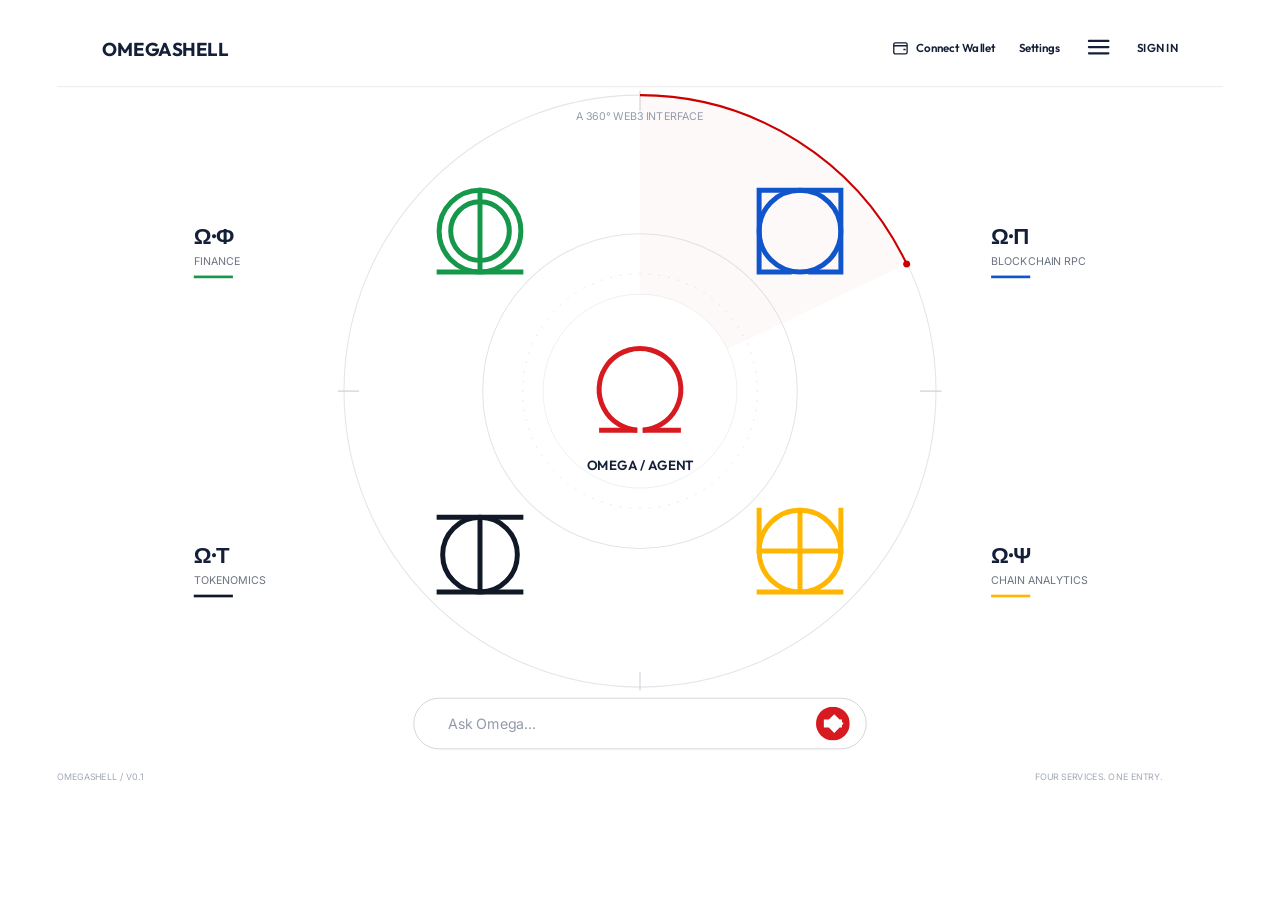
<file: index.html>
<!doctype html><html lang="en"><head><meta charset="utf-8"><meta name="viewport" content="width=device-width,initial-scale=1"><title>OmegaShell — Radial Gateway</title><link href="https://fonts.googleapis.com/css2?family=Outfit:wght@400;500;600;700&family=Inter:wght@400;500;600;700&display=swap" rel="stylesheet"><style>
*{box-sizing:border-box}body{margin:0;background:#fff;color:#142038;font-family:Inter,Arial,sans-serif}button,input{font:inherit}button{cursor:pointer;background:none;border:0;color:inherit;padding:0}button:focus-visible,a:focus-visible{outline:2px solid #1155cc;outline-offset:5px}#viewport{position:relative;margin:auto;overflow:hidden}.screen{position:relative;width:1440px;height:900px;transform-origin:top left;background:#fff}.mobile{display:none}.orbit{position:absolute;inset:0;width:100%;height:100%;pointer-events:none}.active-arc{transform-origin:720px 440px;transition:transform .4s ease}.brand{position:absolute;left:115px;top:42px;font:700 21px Outfit,Arial,sans-serif;text-decoration:none;color:inherit}.header-line{position:absolute;left:64px;right:64px;top:97px;height:1px;background:#e9e9e9}.actions{position:absolute;right:115px;top:32px;display:flex;align-items:center;gap:26px;height:44px}.actions button{font:600 13px Outfit,sans-serif;min-height:44px}.actions .wallet{display:flex;align-items:center;gap:8px}.wallet svg{width:20px;height:20px}.hamburger{width:34px}.hamburger svg{width:26px;height:26px}.eyebrow{position:absolute;top:123px;left:0;width:100%;text-align:center;font-size:12px;color:#929aaa;pointer-events:none}.product{position:absolute;inset:0;pointer-events:none;text-align:left}.symbol,.info{position:absolute;pointer-events:auto}.symbol{width:100px;height:100px}.symbol svg{width:100%;height:100%}.info{display:flex;flex-direction:column;gap:5px}.info strong{font:700 25px Outfit,Arial,sans-serif}.info small{font:400 12px Inter,Arial,sans-serif;color:#6b7280;white-space:nowrap}.info i{display:block;width:44px;height:3px;background:var(--color);margin-top:4px}.phi .symbol{left:490px;top:210px}.pi .symbol{left:850px;top:210px}.tau .symbol{left:490px;top:570px}.psi .symbol{left:850px;top:570px}.phi .info{left:218px;top:249px}.pi .info{left:1115px;top:249px}.tau .info{left:218px;top:608px}.psi .info{left:1115px;top:608px}.product:hover .info strong,.product.selected .info strong{color:var(--color)}.core{position:absolute;left:670px;top:388px;width:100px;height:100px}.core svg{width:100%;height:100%}.core-label{position:absolute;top:514px;width:100%;text-align:center;font:600 15px Outfit,sans-serif;pointer-events:none}.prompt{position:absolute;left:465px;top:785px;width:510px;height:58px;border:1px solid #CDD1D7;border-radius:30px;display:flex;align-items:center;padding:8px 18px 8px 36px;gap:10px}.prompt input{width:100%;min-width:0;border:0;outline:0;font-size:16px;background:transparent;color:#142038}.prompt input::placeholder{color:#929aaa}.send{width:38px;height:38px;flex:none}.send svg{width:100%;height:100%}.footnote{position:absolute;top:868px;font-size:10px;color:#a0a7b3}.footnote.left{left:64px}.footnote.right{right:132px}.backdrop{position:fixed;inset:0;background:#11182722;z-index:40}.drawer{position:fixed;right:0;top:0;bottom:0;width:322px;max-width:86vw;background:#fff;z-index:50;padding:34px 27px;overflow-y:auto;color:#111827}.drawer[hidden],.backdrop[hidden]{display:none}.drawer-header{display:flex;justify-content:space-between;align-items:center;border-bottom:1px solid #E6E7E9;padding-bottom:26px;font:700 20px Outfit,sans-serif}.close{font-size:26px;width:30px}.drawer section{margin-top:30px}.drawer h2{font-size:10px;color:#929aaa;font-weight:600;margin:0 0 17px}.drawer nav{display:flex;flex-direction:column;gap:6px}.drawer nav button{text-align:left;min-height:44px;font-size:14px}.drawer .workspace{margin-top:42px}.drawer .account{margin-top:60px}.drawer .account button{color:#cc0000}.drawer-bottom{border-top:2px solid #f22;margin-top:20px;padding-top:24px;font-size:10px;color:#929aaa}#notice{position:fixed;bottom:24px;left:50%;transform:translateX(-50%);max-width:90vw;padding:12px 18px;border:1px solid #ddd;border-radius:8px;background:#fff;z-index:80;font-size:13px;box-shadow:0 3px 15px #0001}
@media(max-width:720px){.screen{width:390px;height:844px}.desktop{display:none!important}.mobile{display:block}.brand{left:28px;top:30px;font-size:20px}.header-line{left:28px;right:28px;top:76px;background:#e7e9ed}.actions{right:23px;top:19px;gap:10px}.actions button{font-size:10px}.actions .wallet span{display:none}.actions .wallet{width:30px}.actions .settings{display:none}.hamburger{width:30px}.actions .signin{display:block}.eyebrow{top:103px;font-size:11px}.eyebrow .mobile{display:inline}.orbit.mobile .active-arc{transform-origin:1715px 337px}.symbol{width:72px;height:72px}.phi .symbol{left:67px;top:209px}.pi .symbol{left:251px;top:209px}.tau .symbol{left:67px;top:393px}.psi .symbol{left:251px;top:393px}.info strong{font-size:16px}.info small{font-size:10px;max-width:145px}.info{gap:2px}.info i{display:none}.phi .info{left:57px;top:291px}.pi .info{left:247px;top:291px}.tau .info{left:57px;top:473px}.psi .info{left:247px;top:473px}.core{left:162.275px;top:301px;width:65.45px;height:65.45px}.core-label{top:375px;font-size:10px;color:#d71920}.core-label .mobile{display:inline}.prompt{left:35px;top:665px;width:320px;height:54px;padding:8px 12px 8px 24px}.prompt input{font-size:16px}.send{width:34px;height:34px}.footnote.left{display:none}.footnote.right{top:779px;left:0;right:0;text-align:center;font-size:10px}.drawer .account{margin-top:42px}}
@media(prefers-reduced-motion:reduce){.active-arc{transition:none}}

/* Omega public chat: isolated overlay, no changes to the radial shell layout */
#omega-chat-panel[hidden]{display:none}#omega-chat-panel{position:fixed;z-index:70;right:24px;bottom:24px;width:min(440px,calc(100vw - 32px));height:min(590px,calc(100dvh - 48px));background:#fff;border:1px solid #e1e4e9;border-radius:19px;box-shadow:0 18px 62px #1e2a4138;display:flex;flex-direction:column;overflow:hidden;color:#142038;font:14px Outfit,Vazirmatn,sans-serif}#omega-chat-panel .oc-top{display:flex;align-items:center;gap:12px;padding:14px 18px;border-bottom:1px solid #eceef2}#omega-chat-panel .oc-top strong{font-size:16px}#omega-chat-panel .oc-top small{display:block;color:#858d9b;font-size:11px}#omega-chat-panel .oc-close{margin-left:auto;border:0;background:#f2f3f6;border-radius:10px;cursor:pointer;font-size:22px;padding:3px 10px;color:#334}#omega-chat-panel .oc-log{flex:1;overflow-y:auto;padding:16px;display:flex;flex-direction:column;gap:11px;overscroll-behavior:contain}#omega-chat-panel .oc-bubble{padding:11px 13px;border-radius:13px;line-height:1.75;white-space:pre-wrap;overflow-wrap:anywhere;max-width:93%;font-family:Vazirmatn,Outfit,sans-serif;font-size:13px}#omega-chat-panel .oc-bubble.user{background:#eaf0f9;align-self:flex-end}#omega-chat-panel .oc-bubble.assistant{background:#f4f5f7;align-self:flex-start}#omega-chat-panel .oc-foot{display:flex;align-items:center;gap:6px;padding:12px;border-top:1px solid #eceef2}#omega-chat-panel .oc-foot input{flex:1;min-width:0;height:42px;padding:0 13px;border:1px solid #d7dce4;border-radius:11px;outline:0;font:13px Vazirmatn,Outfit,sans-serif}#omega-chat-panel .oc-foot button{height:42px;padding:0 14px;background:#d71920;color:#fff;border:0;border-radius:11px;cursor:pointer}#omega-chat-panel .oc-foot button:disabled{opacity:.55;cursor:wait}#omega-chat-panel .oc-caption{padding:0 15px 9px;font:10px Vazirmatn,sans-serif;color:#7f8794;direction:rtl;text-align:center}@media(max-width:720px){#omega-chat-panel{right:10px;bottom:10px;width:calc(100vw - 20px);height:min(610px,calc(100dvh - 20px))}}
</style></head><body><div id="viewport"><div class="screen"><header><a class="brand" href="./">OMEGASHELL</a><div class="actions"><button class="wallet" aria-label="Connect Wallet"><svg viewBox="0 0 24 24" fill="none" stroke="currentColor" stroke-width="1.8" aria-hidden="true"><rect x="3" y="5" width="18" height="15" rx="2"/><path d="M3 9h18m-5 5h3"/></svg><span>Connect Wallet</span></button><button class="settings" data-action="Settings">Settings</button><button class="hamburger" aria-label="Open menu" aria-expanded="false"><svg viewBox="0 0 26 26" fill="none" stroke="currentColor" stroke-width="2.4" stroke-linecap="round"><path d="M2 6h22M2 13h22M2 20h22"/></svg></button><button class="signin" data-action="Sign In">SIGN IN</button></div><div class="header-line"></div></header><svg class="orbit desktop" viewBox="0 0 1440 900" fill="none"><path d="M1053 440C1053 623.911 903.911 773 720 773C536.089 773 387 623.911 387 440C387 256.089 536.089 107 720 107C903.911 107 1053 256.089 1053 440Z" stroke-width="1.2" stroke="#E2E5E9" />
<path d="M897 440C897 537.754 817.754 617 720 617C622.246 617 543 537.754 543 440C543 342.246 622.246 263 720 263C817.754 263 897 342.246 897 440Z" stroke-width="1.2" stroke="#E2E5E9" />
<path d="M851.996 439.003C851.999 439.335 852 439.667 852 440C852 440.333 851.999 440.665 851.996 440.997M851.633 430.078C851.584 429.418 851.53 428.76 851.471 428.103M850.378 419.245C850.274 418.59 850.166 417.936 850.053 417.284M848.229 408.546C848.072 407.904 847.911 407.263 847.744 406.625M845.199 398.064C844.989 397.436 844.774 396.811 844.555 396.188M841.308 387.873C841.046 387.264 840.78 386.658 840.509 386.055M836.583 378.038C836.272 377.454 835.957 376.872 835.637 376.294M831.059 368.628C830.701 368.071 830.339 367.518 829.973 366.968M824.779 359.706C824.376 359.181 823.97 358.659 823.559 358.141M817.786 351.331C817.341 350.841 816.893 350.355 816.442 349.871M810.129 343.558C809.645 343.107 809.159 342.659 808.669 342.214M801.859 336.441C801.341 336.03 800.819 335.624 800.294 335.221M793.032 330.027C792.482 329.661 791.928 329.299 791.372 328.94M783.706 324.363C783.128 324.043 782.546 323.728 781.962 323.417M773.945 319.491C773.342 319.22 772.736 318.954 772.127 318.692M763.812 315.445C763.189 315.226 762.564 315.011 761.936 314.801M753.375 312.256C752.737 312.089 752.096 311.928 751.454 311.771M742.716 309.947C742.064 309.834 741.41 309.726 740.755 309.622M731.897 308.529C731.24 308.47 730.582 308.416 729.922 308.367M720.997 308.004C720.665 308.001 720.333 308 720 308C719.667 308 719.335 308.001 719.003 308.004M710.078 308.367C709.418 308.416 708.76 308.47 708.103 308.529M699.245 309.622C698.59 309.726 697.936 309.834 697.284 309.947M688.546 311.771C687.904 311.928 687.263 312.089 686.625 312.256M678.064 314.801C677.436 315.011 676.811 315.226 676.188 315.445M667.873 318.692C667.264 318.954 666.658 319.22 666.055 319.491M658.038 323.417C657.454 323.728 656.872 324.043 656.294 324.363M648.628 328.941C648.071 329.299 647.518 329.661 646.968 330.027M639.706 335.221C639.181 335.624 638.659 336.03 638.141 336.441M631.331 342.214C630.841 342.659 630.355 343.107 629.871 343.558M623.558 349.871C623.107 350.355 622.659 350.841 622.214 351.331M616.441 358.141C616.03 358.659 615.624 359.181 615.221 359.706M610.027 366.968C609.661 367.518 609.299 368.072 608.94 368.628M604.363 376.294C604.043 376.872 603.728 377.454 603.417 378.038M599.491 386.055C599.22 386.658 598.954 387.264 598.692 387.873M595.445 396.188C595.226 396.811 595.011 397.436 594.801 398.064M592.256 406.625C592.089 407.263 591.928 407.904 591.771 408.546M589.947 417.284C589.834 417.936 589.726 418.59 589.622 419.245M588.529 428.103C588.47 428.76 588.416 429.418 588.367 430.078M588.004 439.003C588.001 439.335 588 439.667 588 440C588 440.333 588.001 440.665 588.004 440.997M588.367 449.922C588.416 450.582 588.47 451.24 588.529 451.897M589.622 460.755C589.726 461.41 589.834 462.064 589.947 462.716M591.771 471.454C591.928 472.096 592.089 472.737 592.256 473.375M594.801 481.936C595.011 482.564 595.226 483.189 595.445 483.812M598.692 492.127C598.954 492.736 599.22 493.342 599.491 493.945M603.417 501.962C603.728 502.546 604.043 503.128 604.363 503.706M608.941 511.372C609.299 511.929 609.661 512.482 610.027 513.032M615.221 520.294C615.624 520.819 616.03 521.341 616.441 521.859M622.214 528.669C622.659 529.159 623.107 529.645 623.558 530.129M629.871 536.442C630.355 536.893 630.841 537.341 631.331 537.786M638.141 543.559C638.659 543.97 639.181 544.376 639.706 544.779M646.968 549.973C647.518 550.339 648.072 550.701 648.628 551.06M656.294 555.637C656.872 555.957 657.454 556.272 658.038 556.583M666.055 560.509C666.658 560.78 667.264 561.046 667.873 561.308M676.188 564.555C676.811 564.774 677.436 564.989 678.064 565.199M686.625 567.744C687.263 567.911 687.904 568.072 688.546 568.229M697.284 570.053C697.936 570.166 698.59 570.274 699.245 570.378M708.103 571.471C708.76 571.53 709.418 571.584 710.078 571.633M719.003 571.996C719.335 571.999 719.667 572 720 572C720.333 572 720.665 571.999 720.997 571.996M729.922 571.633C730.582 571.584 731.24 571.53 731.897 571.471M740.755 570.378C741.41 570.274 742.064 570.166 742.716 570.053M751.454 568.229C752.096 568.072 752.737 567.911 753.375 567.744M761.936 565.199C762.564 564.989 763.189 564.774 763.812 564.555M772.127 561.308C772.736 561.046 773.342 560.78 773.945 560.509M781.962 556.583C782.546 556.272 783.128 555.957 783.706 555.637M791.372 551.059C791.929 550.701 792.482 550.339 793.032 549.973M800.294 544.779C800.819 544.376 801.341 543.97 801.859 543.559M808.669 537.786C809.159 537.341 809.645 536.893 810.129 536.442M816.442 530.129C816.893 529.645 817.341 529.159 817.786 528.669M823.559 521.859C823.97 521.341 824.376 520.819 824.779 520.294M829.973 513.032C830.339 512.482 830.701 511.928 831.06 511.372M835.637 503.706C835.957 503.128 836.272 502.546 836.583 501.962M840.509 493.945C840.78 493.342 841.046 492.736 841.308 492.127M844.555 483.812C844.774 483.189 844.989 482.564 845.199 481.936M847.744 473.375C847.911 472.737 848.072 472.096 848.229 471.454M850.053 462.716C850.166 462.064 850.274 461.41 850.378 460.755M851.471 451.897C851.53 451.24 851.584 450.582 851.633 449.922" stroke="#E2E5E9" />
<path d="M720 102V125M720 756V777M380 440H404M1035 440H1059" stroke-width="1.2" stroke="#CDD3D8" />
<g class="active-arc"><path d="M720 440V107C782.837 107.138 844.353 125.053 897.44 158.674C950.526 192.296 993.016 240.251 1020 297L720 440Z" fill="#CC0000" fill-opacity="0.025" />
<path d="M720 107C782.837 107.138 844.353 125.053 897.44 158.674C950.526 192.296 993.016 240.251 1020 297" stroke-width="2.3" stroke="#CC0000" />
<path d="M1020 301C1022.21 301 1024 299.209 1024 297C1024 294.791 1022.21 293 1020 293C1017.79 293 1016 294.791 1016 297C1016 299.209 1017.79 301 1020 301Z" fill="#CC0000" />
</g><path d="M720 549C780.199 549 829 500.199 829 440C829 379.801 780.199 331 720 331C659.801 331 611 379.801 611 440C611 500.199 659.801 549 720 549Z" fill="white" stroke="#ECEEF0" />
</svg><svg class="orbit mobile" viewBox="1520 0 390 844" fill="none"><path d="M1898 337C1898 438.068 1816.07 520 1715 520C1613.93 520 1532 438.068 1532 337C1532 235.932 1613.93 154 1715 154C1816.07 154 1898 235.932 1898 337Z" stroke-width="1.1" stroke="#E1E5E9" />
<path d="M1794 337C1794 380.63 1758.63 416 1715 416C1671.37 416 1636 380.63 1636 337C1636 293.37 1671.37 258 1715 258C1758.63 258 1794 293.37 1794 337Z" stroke-width="1.1" stroke="#E1E5E9" />
<g class="active-arc"><path d="M1715 337V154C1746.63 154.002 1777.72 162.202 1805.23 177.8C1832.75 193.399 1855.75 215.862 1872 243L1715 337Z" fill="#CC0000" fill-opacity="0.027" />
<path d="M1715 154C1746.63 154.002 1777.72 162.202 1805.23 177.8C1832.75 193.399 1855.75 215.862 1872 243" stroke-width="2" stroke="#CC0000" />
<path d="M1872 246.5C1873.93 246.5 1875.5 244.933 1875.5 243C1875.5 241.067 1873.93 239.5 1872 239.5C1870.07 239.5 1868.5 241.067 1868.5 243C1868.5 244.933 1870.07 246.5 1872 246.5Z" fill="#CC0000" />
</g></svg><div class="eyebrow"><span class="desktop">A 360° WEB3 INTERFACE</span><span class="mobile">360° WEB3</span></div><button class="product phi" data-product="phi" aria-label="Ω·Φ — FINANCE" style="--color:#16984B"><span class="symbol"><svg class="desktop" viewBox="490 210 100 100" fill="none" xmlns="http://www.w3.org/2000/svg" aria-hidden="true"><path d="M586 260C586 285.405 565.405 306 540 306C514.595 306 494 285.405 494 260C494 234.595 514.595 214 540 214C565.405 214 586 234.595 586 260Z" stroke-width="5.6" stroke-linecap="square" stroke="#16984B" />
<path d="M573 260C573 278.225 558.225 293 540 293C521.775 293 507 278.225 507 260C507 241.775 521.775 227 540 227C558.225 227 573 241.775 573 260Z" stroke-width="5.6" stroke-linecap="square" stroke="#16984B" />
<path d="M540 214V306M494 306H586" stroke-width="5.6" stroke-linecap="square" stroke="#16984B" />
</svg><svg class="mobile" viewBox="1587 209 72 72" fill="none" xmlns="http://www.w3.org/2000/svg" aria-hidden="true"><path d="M1653.11 245C1653.11 261.629 1639.63 275.109 1623 275.109C1606.37 275.109 1592.89 261.629 1592.89 245C1592.89 228.371 1606.37 214.891 1623 214.891C1639.63 214.891 1653.11 228.371 1653.11 245Z" stroke-width="5.6" stroke-linecap="square" stroke="#16984B" />
<path d="M1644.6 245C1644.6 256.929 1634.93 266.6 1623 266.6C1611.07 266.6 1601.4 256.929 1601.4 245C1601.4 233.071 1611.07 223.4 1623 223.4C1634.93 223.4 1644.6 233.071 1644.6 245Z" stroke-width="5.6" stroke-linecap="square" stroke="#16984B" />
<path d="M1623 214.891V275.109M1592.89 275.109H1653.11" stroke-width="5.6" stroke-linecap="square" stroke="#16984B" />
</svg></span><span class="info"><strong>Ω·Φ</strong><small>FINANCE</small><i></i></span></button><button class="product pi" data-product="pi" aria-label="Ω·Π — BLOCKCHAIN RPC" style="--color:#1155CC"><span class="symbol"><svg class="desktop" viewBox="850 210 100 100" fill="none" xmlns="http://www.w3.org/2000/svg" aria-hidden="true"><path d="M912 306H946V214H854V306H888" stroke-width="5.6" stroke-linecap="square" stroke="#1155CC" />
<path d="M946 260C946 285.405 925.405 306 900 306C874.595 306 854 285.405 854 260C854 234.595 874.595 214 900 214C925.405 214 946 234.595 946 260Z" stroke-width="5.6" stroke-linecap="square" stroke="#1155CC" />
</svg><svg class="mobile" viewBox="1771 209 72 72" fill="none" xmlns="http://www.w3.org/2000/svg" aria-hidden="true"><path d="M1814.85 275.109H1837.11V214.891H1776.89V275.109H1799.15" stroke-width="5.6" stroke-linecap="square" stroke="#1155CC" />
<path d="M1837.11 245C1837.11 261.629 1823.63 275.109 1807 275.109C1790.37 275.109 1776.89 261.629 1776.89 245C1776.89 228.371 1790.37 214.891 1807 214.891C1823.63 214.891 1837.11 228.371 1837.11 245Z" stroke-width="5.6" stroke-linecap="square" stroke="#1155CC" />
</svg></span><span class="info"><strong>Ω·Π</strong><small>BLOCKCHAIN RPC</small><i></i></span></button><button class="product tau" data-product="tau" aria-label="Ω·Τ — TOKENOMICS" style="--color:#111827"><span class="symbol"><svg class="desktop" viewBox="490 570 100 100" fill="none" xmlns="http://www.w3.org/2000/svg" aria-hidden="true"><path d="M494 582H586M494 666H586M540 582V666" stroke-width="5.6" stroke-linecap="square" stroke="#111827" />
<path d="M582 624C582 647.196 563.196 666 540 666C516.804 666 498 647.196 498 624C498 600.804 516.804 582 540 582C563.196 582 582 600.804 582 624Z" stroke-width="5.6" stroke-linecap="square" stroke="#111827" />
</svg><svg class="mobile" viewBox="1587 393 72 72" fill="none" xmlns="http://www.w3.org/2000/svg" aria-hidden="true"><path d="M1592.89 404.127H1653.11M1592.89 459.109H1653.11M1623 404.127V459.109" stroke-width="5.6" stroke-linecap="square" stroke="#111827" />
<path d="M1650.49 431.618C1650.49 446.801 1638.18 459.109 1623 459.109C1607.82 459.109 1595.51 446.801 1595.51 431.618C1595.51 416.435 1607.82 404.127 1623 404.127C1638.18 404.127 1650.49 416.435 1650.49 431.618Z" stroke-width="5.6" stroke-linecap="square" stroke="#111827" />
</svg></span><span class="info"><strong>Ω·Τ</strong><small>TOKENOMICS</small><i></i></span></button><button class="product psi" data-product="psi" aria-label="Ω·Ψ — CHAIN ANALYTICS" style="--color:#FFB600"><span class="symbol"><svg class="desktop" viewBox="850 570 100 100" fill="none" xmlns="http://www.w3.org/2000/svg" aria-hidden="true"><path d="M854 574V620M854 620C854 632.2 858.846 643.9 867.473 652.527C876.1 661.154 887.8 666 900 666M854 620H900M900 666C912.2 666 923.9 661.154 932.527 652.527C941.154 643.9 946 632.2 946 620M900 666H854M900 666H946M900 666V620M946 620V574M946 620H900M900 574V620" stroke-width="5.6" stroke-linecap="square" stroke="#FFB600" />
<path d="M854 620C854 607.8 858.846 596.1 867.473 587.473C876.1 578.846 887.8 574 900 574C912.2 574 923.9 578.846 932.527 587.473C941.154 596.1 946 607.8 946 620" stroke-width="5.6" stroke-linecap="square" stroke="#FFB600" />
</svg><svg class="mobile" viewBox="1771 393 72 72" fill="none" xmlns="http://www.w3.org/2000/svg" aria-hidden="true"><path d="M1776.89 398.891V429M1776.89 429C1776.89 436.985 1780.06 444.644 1785.71 450.29C1791.36 455.937 1799.01 459.109 1807 459.109M1776.89 429H1807M1807 459.109C1814.99 459.109 1822.64 455.937 1828.29 450.29C1833.94 444.644 1837.11 436.985 1837.11 429M1807 459.109H1776.89M1807 459.109H1837.11M1807 459.109V429M1837.11 429V398.891M1837.11 429H1807M1807 398.891V429" stroke-width="5.6" stroke-linecap="square" stroke="#FFB600" />
<path d="M1776.89 429C1776.89 421.015 1780.06 413.356 1785.71 407.71C1791.36 402.063 1799.01 398.891 1807 398.891C1814.99 398.891 1822.64 402.063 1828.29 407.71C1833.94 413.356 1837.11 421.015 1837.11 429" stroke-width="5.6" stroke-linecap="square" stroke="#FFB600" />
</svg></span><span class="info"><strong>Ω·Ψ</strong><small>CHAIN ANALYTICS</small><i></i></span></button><button class="core" aria-label="Ask Omega"><svg viewBox="0 0 100 100" fill="none" aria-hidden="true"><defs><clipPath id="omegaCut"><path d="M0 0H100V100H52.8V90H47.2V100H0Z"/></clipPath></defs><g stroke="#D71920" stroke-width="5.6" stroke-linecap="butt" clip-path="url(#omegaCut)"><path d="M47.2 95.91470352730158 A46 46 0 1 1 52.8 95.91470352730158"/><path d="M4 96H47.2M52.8 96H96"/></g></svg></button><div class="core-label"><span class="desktop">OMEGA / AGENT</span><span class="mobile">ASK</span></div><form class="prompt"><input aria-label="Ask Omega" placeholder="Ask Omega..." autocomplete="off"><button class="send" aria-label="Send"><svg viewBox="-19 -19 38 38" aria-hidden="true"><circle r="19" fill="#D71920"/><path d="M-5.673 0H5.673M1.527 4.145L5.673 0L1.527 -4.145" fill="none" stroke="white" stroke-width="9" stroke-linecap="square"/></svg></button></form><span class="footnote left">OMEGASHELL / V0.1</span><span class="footnote right">FOUR SERVICES. ONE ENTRY.</span></div></div><div class="backdrop" hidden></div><aside class="drawer" hidden aria-label="Navigation menu"><div class="drawer-header">OMEGASHELL<button class="close" aria-label="Close menu">×</button></div><section><h2>SERVICES</h2><nav><button data-product="phi" style="color:#16984B">Ω·Φ</button><button data-product="pi" style="color:#1155CC">Ω·Π</button><button data-product="tau" style="color:#111827">Ω·Τ</button><button data-product="psi" style="color:#FFB600">Ω·Ψ</button></nav></section><section class="workspace"><h2>WORKSPACE</h2><nav><button data-action="New Conversation">New Conversation</button><button data-action="Recent Chats">Recent Chats</button><button data-action="Choose Model">Choose Model</button><button data-action="Settings">Settings</button></nav></section><section class="account"><h2>ACCOUNT</h2><nav><button class="wallet">Connect Wallet</button><button data-action="Sign In">Sign In</button></nav></section><div class="drawer-bottom">OMEGA / SHELL</div></aside><section id="omega-chat-panel" role="dialog" aria-modal="false" aria-label="Chat with Omega" hidden><div class="oc-top"><span style="font-size:25px;color:#d71920">Ω</span><div><strong>Omega Agent</strong><small>Hermes · Qwen3.5:4b</small></div><button class="oc-close" type="button" aria-label="Close chat">×</button></div><div class="oc-log" aria-live="polite"></div><form class="oc-foot"><input aria-label="Write to Omega" maxlength="1200" placeholder="Ask Omega..." autocomplete="off"/><button type="submit">Send</button></form><div class="oc-caption">This is an early-stage public AI assistant. Avoid sharing personal or financial information.</div></section><div id="notice" role="status" hidden></div><script>
const screen=document.querySelector('.screen'),viewport=document.querySelector('#viewport');function fit(){let mobile=innerWidth<=720,w=mobile?390:1440,h=mobile?844:900,s=Math.min(innerWidth/w,mobile?2:1.25);screen.style.transform=`scale(${s})`;viewport.style.width=w*s+'px';viewport.style.height=Math.max(h*s,innerHeight)+'px'}addEventListener('resize',fit);fit();
const drawer=document.querySelector('.drawer'),backdrop=document.querySelector('.backdrop'),toggle=document.querySelector('.hamburger'),input=document.querySelector('input');function menu(open){drawer.hidden=backdrop.hidden=!open;toggle.setAttribute('aria-expanded',String(open));document.body.style.overflow=open?'hidden':'';if(open)document.querySelector('.close').focus();else toggle.focus()}toggle.onclick=()=>menu(true);document.querySelector('.close').onclick=()=>menu(false);backdrop.onclick=()=>menu(false);document.addEventListener('keydown',e=>{if(e.key==='Escape')menu(false);if(e.key==='Tab'&&!drawer.hidden){let b=[...drawer.querySelectorAll('button')];if(e.shiftKey&&document.activeElement===b[0]){e.preventDefault();b.at(-1).focus()}else if(!e.shiftKey&&document.activeElement===b.at(-1)){e.preventDefault();b[0].focus()}}});let timer;function notice(text){let n=document.querySelector('#notice');n.textContent=text;n.hidden=false;clearTimeout(timer);timer=setTimeout(()=>n.hidden=true,4000)}
let active='';const angles={phi:-90,pi:0,tau:180,psi:90},names={phi:'Ω·Φ',pi:'Ω·Π',tau:'Ω·Τ',psi:'Ω·Ψ'};document.querySelectorAll('[data-product]').forEach(b=>b.onclick=()=>{let id=b.dataset.product;if(id==='phi'){window.location.assign('/phi/');return}if(id==='pi'){window.location.assign('/pi/');return}if(id==='tau'){window.location.assign('/tau/');return}if(id==='psi'){window.location.assign('/psi/');return}active=id;document.querySelectorAll('.product').forEach(n=>n.classList.toggle('selected',n.dataset.product===id));document.querySelectorAll('.active-arc').forEach(a=>a.style.transform=`rotate(${angles[id]}deg)`);input.placeholder=`Ask ${names[id]}...`;if(!drawer.hidden)menu(false)});document.querySelector('.core').onclick=()=>{active='';document.querySelectorAll('.product').forEach(n=>n.classList.remove('selected'));document.querySelectorAll('.active-arc').forEach(a=>a.style.transform='rotate(0deg)');input.placeholder='Ask Omega...';input.focus()};document.querySelectorAll('[data-action]').forEach(b=>b.onclick=()=>{let a=b.dataset.action;if(a==='New Conversation'){input.value='';document.querySelector('.core').click();menu(false)}else notice(a+' is not connected yet.')});const omegaPanel=document.getElementById('omega-chat-panel');const omegaLog=omegaPanel.querySelector('.oc-log');const omegaField=omegaPanel.querySelector('.oc-foot input');const omegaButton=omegaPanel.querySelector('.oc-foot button');const omegaChatHistory=[];let omegaBusy=false;
function omegaBubble(message,role){const p=document.createElement('div');p.className='oc-bubble '+role;p.dir='auto';p.textContent=message;omegaLog.appendChild(p);omegaLog.scrollTop=omegaLog.scrollHeight;return p}
async function omegaSend(message){if(omegaBusy||!message.trim())return;omegaPanel.hidden=false;const clean=message.trim().slice(0,1200);omegaBubble(clean,'user');omegaField.value='';omegaBusy=true;omegaButton.disabled=true;omegaButton.textContent='…';const pending=omegaBubble('Omega is thinking…','assistant');
try{const response=await fetch('https://api.rpcnode.ir/omega/chat',{method:'POST',headers:{'Content-Type':'application/json'},body:JSON.stringify({message:clean,history:omegaChatHistory.slice(-6)}),cache:'no-store'});const data=await response.json();if(!response.ok||!data.reply)throw new Error(data.message||'The Omega API is temporarily unavailable.');pending.textContent=data.reply;omegaChatHistory.push({role:'user',content:clean},{role:'assistant',content:data.reply.slice(0,1400)});if(omegaChatHistory.length>6)omegaChatHistory.splice(0,omegaChatHistory.length-6)}
catch(e){pending.textContent='Omega is temporarily unavailable. '+(e?.message||'Please try again later.')}finally{omegaBusy=false;omegaButton.disabled=false;omegaButton.textContent='Send';omegaLog.scrollTop=omegaLog.scrollHeight;omegaField.focus()}}
document.querySelector('.prompt').onsubmit=e=>{e.preventDefault();if(input.value.trim()){const m=input.value;input.value='';omegaSend(m)}};
omegaPanel.querySelector('.oc-foot').onsubmit=e=>{e.preventDefault();omegaSend(omegaField.value)};
omegaPanel.querySelector('.oc-close').onclick=()=>{omegaPanel.hidden=true;input.focus()};
document.querySelectorAll('.wallet').forEach(b=>b.onclick=async()=>{if(!window.ethereum){notice('Open this page in a wallet browser to connect.');return}try{const accounts=await window.ethereum.request({method:'eth_requestAccounts'});if(accounts[0]){const s=accounts[0].slice(0,6)+'…'+accounts[0].slice(-4);document.querySelectorAll('.wallet').forEach(w=>{w.setAttribute('aria-label',s);let label=w.querySelector('span');if(label)label.textContent=s;else if(!w.querySelector('svg'))w.textContent=s})}}catch(e){notice('Wallet connection was not completed.')}});
</script></body></html>
</file>
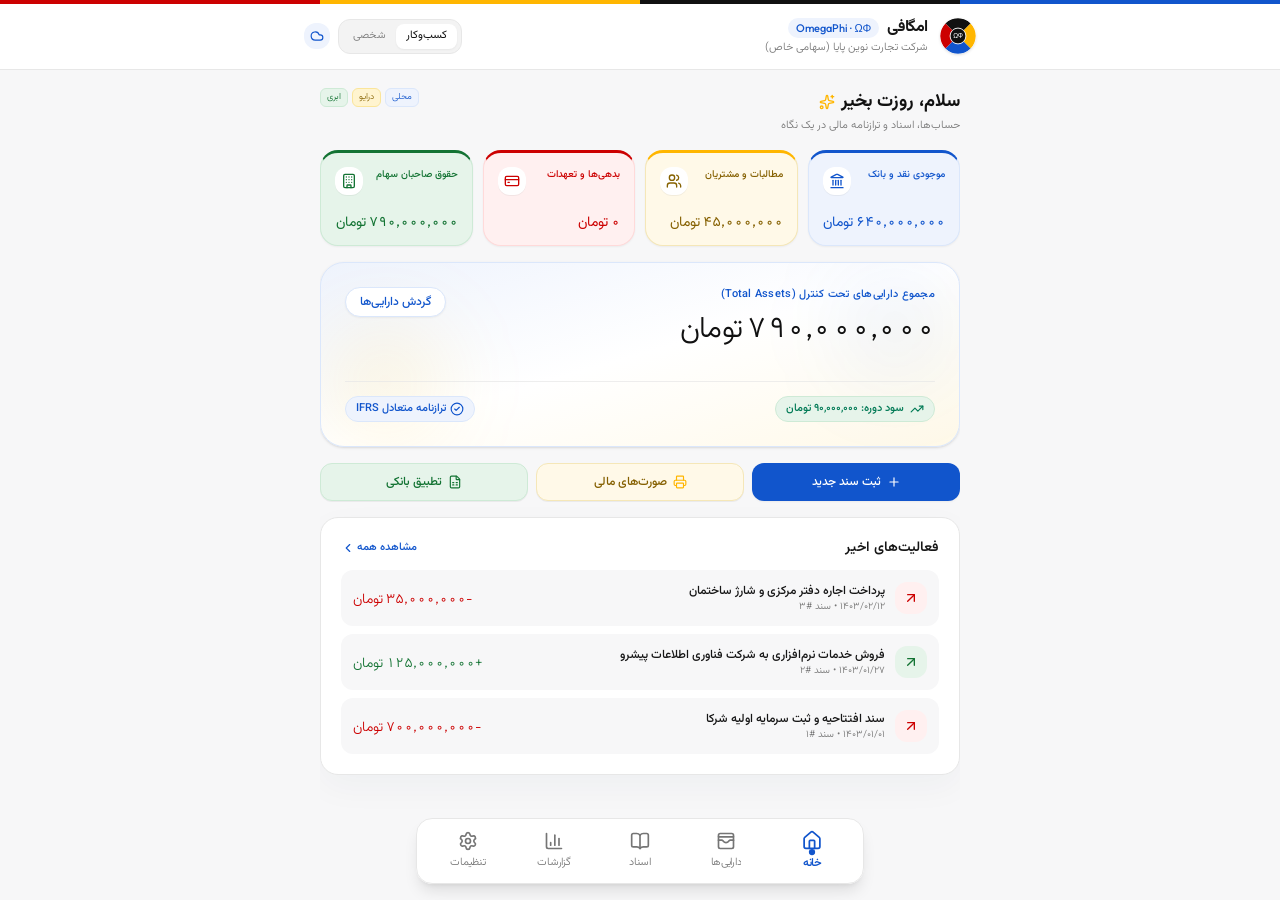
<file: phi/index.html>
<!doctype html>
<html lang="fa" dir="rtl" class="h-full">
  <head>
    <meta charset="UTF-8" />
    <meta name="viewport" content="width=device-width, initial-scale=1.0, maximum-scale=1.0, user-scalable=no, viewport-fit=cover" />
    <title>OmegaPhi | امگافی (ΩΦ)</title>
    
    <!-- PWA & Mobile Meta Tags -->
    <link rel="icon" type="image/svg+xml" href="/phi/icon.svg" />
    <link rel="apple-touch-icon" href="/phi/icon.svg" />
    <link rel="manifest" href="/phi/manifest.webmanifest" />
    <meta name="theme-color" content="#1155cc" />
    <meta name="apple-mobile-web-app-capable" content="yes" />
    <meta name="apple-mobile-web-app-status-bar-style" content="default" />
    <meta name="apple-mobile-web-app-title" content="ΩΦ" />
    <meta name="format-detection" content="telephone=no" />

    <!-- Google Fonts for Vazirmatn (All Persian) and Outfit (All English & Numbers) -->
    <link rel="preconnect" href="https://fonts.googleapis.com">
    <link rel="preconnect" href="https://fonts.gstatic.com" crossorigin>
    <link href="https://fonts.googleapis.com/css2?family=Outfit:wght@200;300;400;500;600;700&family=Vazirmatn:wght@200;300;400;500;600;700;800;900&display=swap" rel="stylesheet">
    <script type="module" crossorigin src="/phi/assets/index-CFEHgBO5.js"></script>
    <link rel="stylesheet" crossorigin href="/phi/assets/index-BE2pZtFo.css">
  </head>
  <body class="bg-[#f7f7f8] text-[#161616] antialiased select-none min-h-full overflow-x-hidden">
    <div id="root" class="min-h-full flex flex-col"></div>
  </body>
</html>
</file>
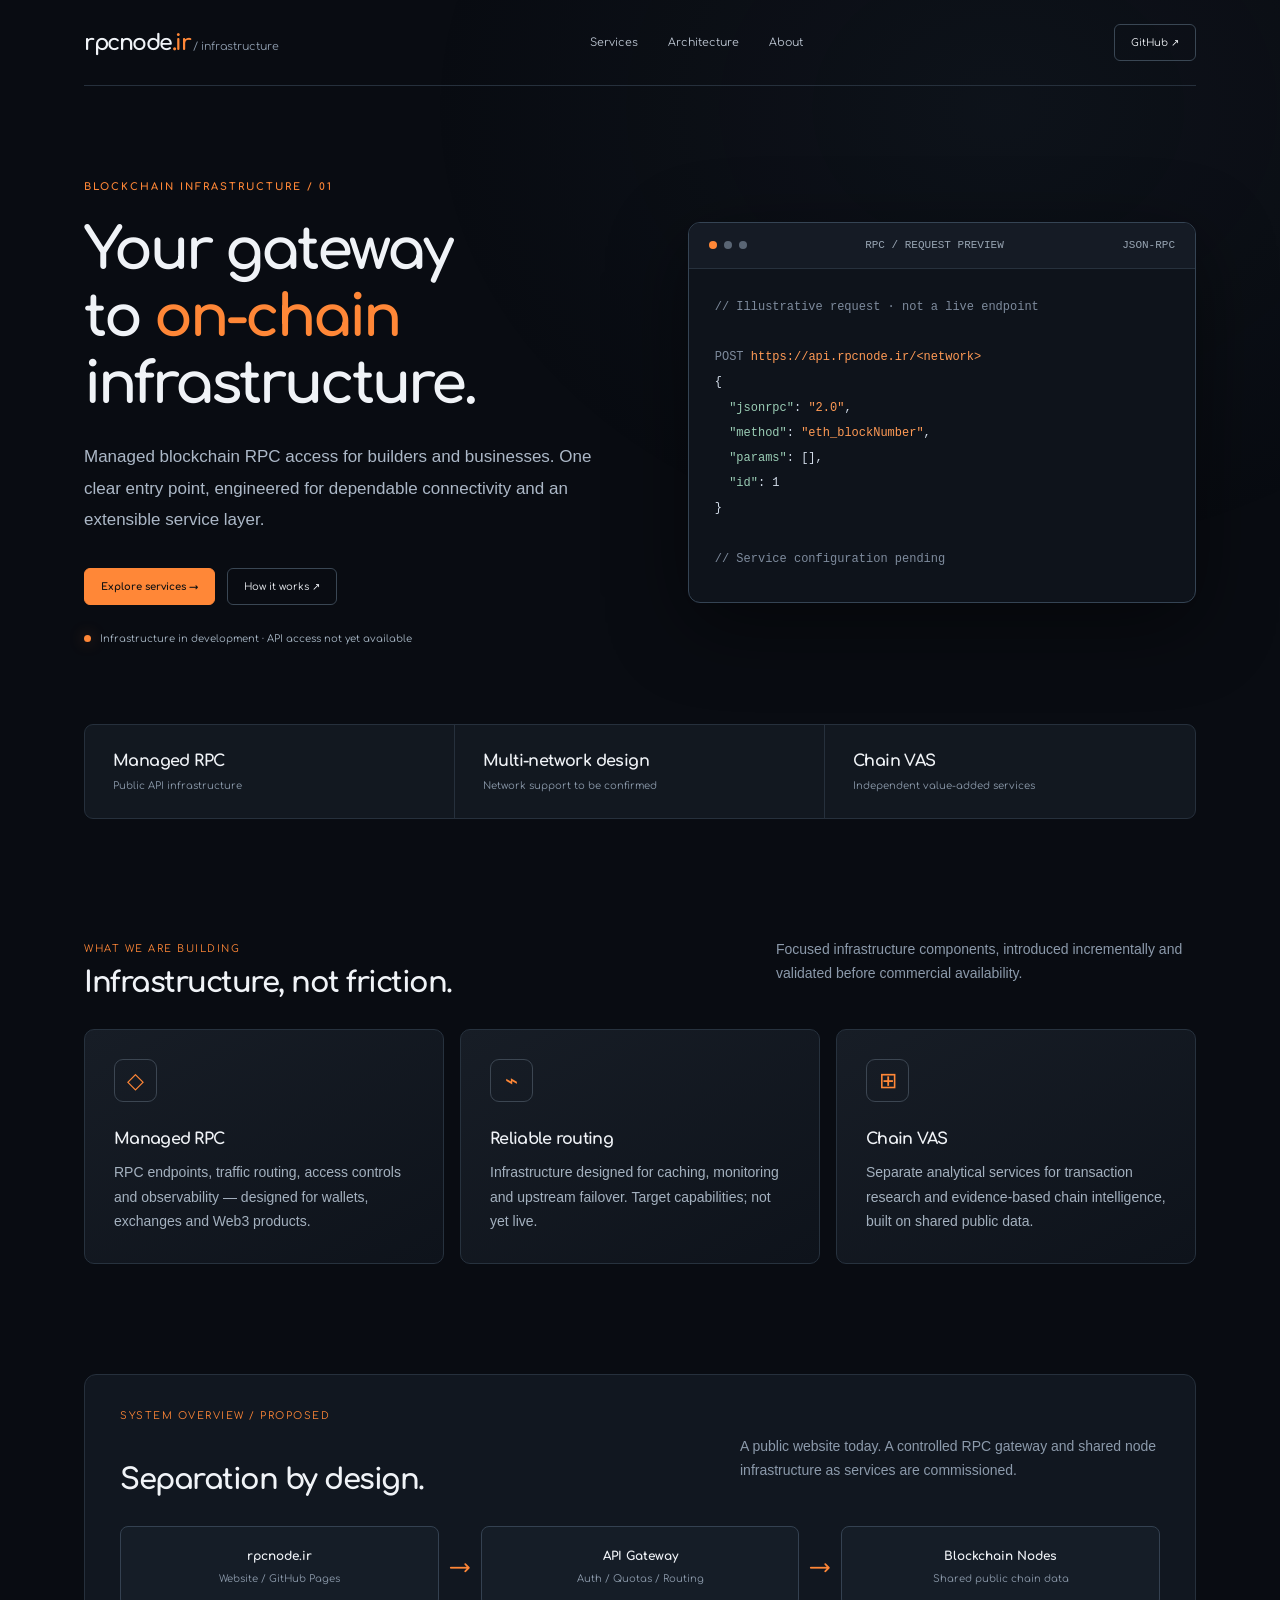
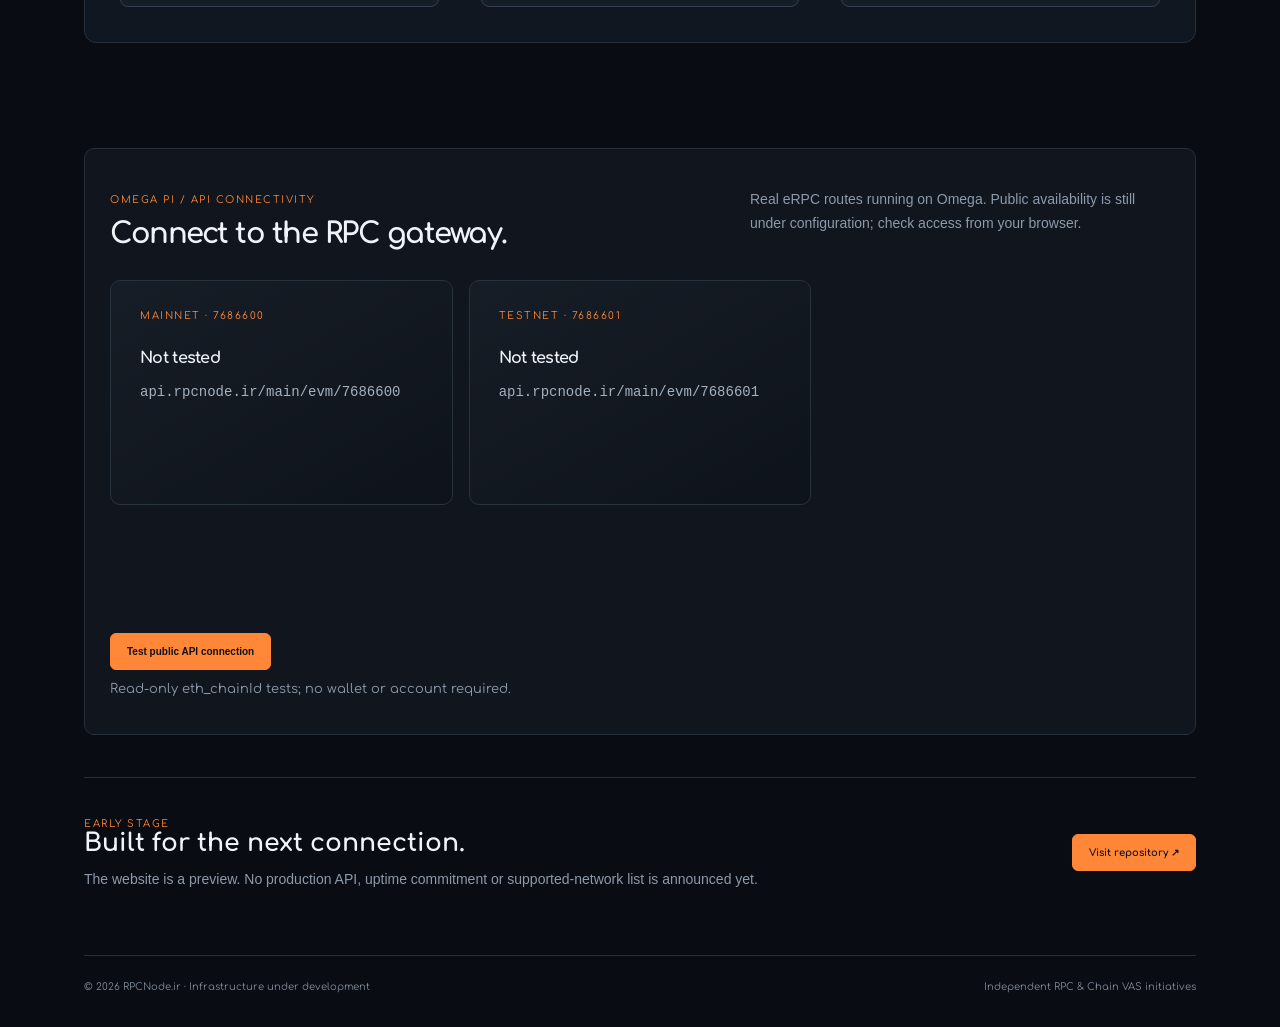
<file: pi/index.html>
<!doctype html>
<html lang="en"><head><meta charset="utf-8"><meta name="viewport" content="width=device-width, initial-scale=1"><meta name="color-scheme" content="dark"><title>RPCNode.ir — Blockchain Infrastructure</title><meta name="description" content="RPCNode.ir — managed blockchain RPC infrastructure, currently in development."><style>
@import url('https://fonts.googleapis.com/css2?family=Comfortaa:wght@300;400;500;600;700&display=swap');
:root{--bg:#090c12;--panel:#10151e;--border:#26303c;--ink:#f0f3f7;--muted:#8c9aab;--accent:#ff8737;--green:#8bbca9}*{box-sizing:border-box}html{scroll-behavior:smooth}body{margin:0;background:var(--bg);color:var(--ink);font-family:Comfortaa,Arial,sans-serif;font-size:13px}body:before{content:'';position:fixed;inset:0;pointer-events:none;background:radial-gradient(ellipse at 78% 12%,#26334355,transparent 40%);opacity:.5}.page{max-width:1180px;margin:auto;padding:0 34px;position:relative}header{height:86px;display:flex;align-items:center;justify-content:space-between;border-bottom:1px solid #26303c}a{color:inherit;text-decoration:none}.brand{font-size:22px;font-weight:700;letter-spacing:-1.5px}.brand b{color:var(--accent)}.brand small{font-size:11px;letter-spacing:0;font-weight:400;color:var(--muted)}nav{display:flex;gap:30px;color:#bac3cf;font-size:11px}nav a:hover{color:var(--accent)}.navright{display:flex;gap:14px;align-items:center}.pill,.button{border:1px solid #3a4754;border-radius:6px;padding:12px 16px;font-size:10px;display:inline-flex;align-items:center;gap:9px}.button.primary{background:var(--accent);color:#121212;border-color:var(--accent);font-weight:700}.button:hover,.pill:hover{filter:brightness(1.13)}.hero{padding:95px 0 80px;display:grid;grid-template-columns:1.05fr .95fr;gap:42px;align-items:center}.eyebrow{letter-spacing:2px;color:var(--accent);font-size:10px;font-weight:700}.hero h1{font-size:clamp(37px,4.5vw,62px);line-height:1.16;letter-spacing:-3px;margin:25px 0 24px;font-weight:700}.hero h1 em{color:var(--accent);font-style:normal}.hero p{font-family:Arial,sans-serif;font-size:17px;line-height:1.85;color:#acb8c7;max-width:520px;margin:0 0 32px}.actions{display:flex;gap:12px;flex-wrap:wrap}.status{display:flex;align-items:center;gap:9px;color:#a7b6c4;font-size:10px;margin-top:28px}.dot{width:7px;height:7px;background:var(--accent);border-radius:50%;box-shadow:0 0 15px #ff873760}.terminal{background:#0e131b;border:1px solid #354454;border-radius:12px;box-shadow:0 22px 80px #0007;overflow:hidden;}.terminaltop{height:46px;border-bottom:1px solid #27313d;display:flex;justify-content:space-between;align-items:center;padding:0 20px;background:#151b25;font-family:monospace;font-size:11px;color:#98a5b3}.lights{display:flex;gap:7px}.lights i{width:8px;height:8px;background:#596574;border-radius:50%}.lights i:first-child{background:#ff8737}.terminalbody{padding:26px 26px 30px;font-family:ui-monospace,SFMono-Regular,Menlo,monospace;font-size:12px;line-height:2.1;color:#d1dbe8;min-height:300px}.dim{color:#7e8b9d}.orange{color:#ff9a55}.teal{color:#9acdb5}.metricbar{display:grid;grid-template-columns:repeat(3,1fr);border:1px solid var(--border);border-radius:9px;background:#121820;margin:0 0 105px}.metric{padding:27px 28px;border-right:1px solid var(--border)}.metric:last-child{border:0}.metric strong{display:block;font-size:16px;letter-spacing:-.6px}.metric span{display:block;margin-top:10px;color:var(--muted);font-size:10px}.sectionhead{display:flex;justify-content:space-between;align-items:end;gap:20px;margin-bottom:30px}.sectionhead h2{font-size:29px;letter-spacing:-1.5px;margin:12px 0 0}.sectionhead p{color:var(--muted);font-family:Arial,sans-serif;font-size:14px;max-width:420px;line-height:1.7}.cards{display:grid;grid-template-columns:repeat(3,1fr);gap:16px;margin-bottom:110px}.card{background:linear-gradient(150deg,#171d26,#0e131b);border:1px solid #27323e;border-radius:10px;padding:29px;min-height:225px}.card .symbol{width:43px;height:43px;display:flex;justify-content:center;align-items:center;border:1px solid #3c4652;border-radius:9px;color:var(--accent);font-size:22px}.card h3{font-size:16px;margin:28px 0 12px;letter-spacing:-.7px}.card p{font-family:Arial,sans-serif;color:#a4b1bf;font-size:14px;line-height:1.75;margin:0}.architecture{border:1px solid var(--border);border-radius:12px;padding:35px;background:#111720;margin-bottom:105px}.flow{display:flex;gap:10px;align-items:center;margin-top:28px}.node{flex:1;border:1px solid #344151;border-radius:8px;padding:22px 13px;text-align:center;background:#151d27}.node strong{display:block;font-size:12px}.node span{display:block;color:var(--muted);font-size:10px;margin-top:10px}.arrow{color:var(--accent);font-size:23px}.label{color:var(--accent);font-size:10px;letter-spacing:1.5px}.cta{padding:40px 0 68px;display:flex;justify-content:space-between;align-items:center;gap:30px;border-top:1px solid var(--border)}.cta h2{font-size:25px;margin:0 0 14px}.cta p{font-family:Arial,sans-serif;color:var(--muted);font-size:14px;margin:0}footer{border-top:1px solid var(--border);padding:25px 0 35px;display:flex;justify-content:space-between;color:#7f8b9b;font-size:10px}footer a:hover{color:white}.tag{font-size:9px;color:#ffae70;border:1px solid #69472e;border-radius:20px;padding:7px 10px;display:inline-block}@media(max-width:850px){.hero{grid-template-columns:1fr;padding-top:62px}nav{display:none}.terminal{transform:none}.cards{grid-template-columns:1fr}.metricbar{grid-template-columns:1fr}.metric{border-right:none;border-bottom:1px solid var(--border)}.metric:last-child{border:0}.flow{flex-direction:column}.arrow{transform:rotate(90deg)}.node{width:100%}.cta{align-items:start;flex-direction:column}}@media(max-width:500px){.page{padding:0 18px}.hero h1{letter-spacing:-2px}.navright .pill{display:none}.terminalbody{font-size:10px;padding:20px}.sectionhead{display:block}.cards{margin-bottom:70px}}
</style></head><body><div class="page"><header><a href="#home" class="brand">rpcnode<b>.ir</b><small> / infrastructure</small></a><nav><a href="#services">Services</a><a href="#architecture">Architecture</a><a href="#about">About</a></nav><div class="navright"><a class="pill" href="https://github.com/SoheilNikzad/rpcnode.ir" target="_blank" rel="noopener">GitHub ↗</a></div></header><main id="home"><div class="hero"><div><div class="eyebrow">BLOCKCHAIN INFRASTRUCTURE / 01</div><h1>Your gateway<br>to <em>on-chain</em><br>infrastructure.</h1><p>Managed blockchain RPC access for builders and businesses. One clear entry point, engineered for dependable connectivity and an extensible service layer.</p><div class="actions"><a href="#services" class="button primary">Explore services →</a><a href="#architecture" class="button">How it works ↗</a></div><div class="status"><span class="dot"></span> Infrastructure in development · API access not yet available</div></div><div class="terminal"><div class="terminaltop"><div class="lights"><i></i><i></i><i></i></div>RPC / REQUEST PREVIEW <span>JSON-RPC</span></div><div class="terminalbody"><span class="dim">// Illustrative request · not a live endpoint</span><br><br><span class="dim">POST</span> <span class="orange">https://api.rpcnode.ir/&lt;network&gt;</span><br>{<br>&nbsp; <span class="teal">"jsonrpc"</span>: <span class="orange">"2.0"</span>,<br>&nbsp; <span class="teal">"method"</span>: <span class="orange">"eth_blockNumber"</span>,<br>&nbsp; <span class="teal">"params"</span>: [],<br>&nbsp; <span class="teal">"id"</span>: 1<br>}<br><br><span class="dim">// Service configuration pending</span></div></div></div><section class="metricbar"><div class="metric"><strong>Managed RPC</strong><span>Public API infrastructure</span></div><div class="metric"><strong>Multi-network design</strong><span>Network support to be confirmed</span></div><div class="metric"><strong>Chain VAS</strong><span>Independent value-added services</span></div></section><section id="services"><div class="sectionhead"><div><div class="label">WHAT WE ARE BUILDING</div><h2>Infrastructure, not friction.</h2></div><p>Focused infrastructure components, introduced incrementally and validated before commercial availability.</p></div><div class="cards"><article class="card"><div class="symbol">◇</div><h3>Managed RPC</h3><p>RPC endpoints, traffic routing, access controls and observability — designed for wallets, exchanges and Web3 products.</p></article><article class="card"><div class="symbol">⌁</div><h3>Reliable routing</h3><p>Infrastructure designed for caching, monitoring and upstream failover. Target capabilities; not yet live.</p></article><article class="card"><div class="symbol">⊞</div><h3>Chain VAS</h3><p>Separate analytical services for transaction research and evidence-based chain intelligence, built on shared public data.</p></article></div></section><section class="architecture" id="architecture"><div class="label">SYSTEM OVERVIEW / PROPOSED</div><div class="sectionhead"><div><h2>Separation by design.</h2></div><p>A public website today. A controlled RPC gateway and shared node infrastructure as services are commissioned.</p></div><div class="flow"><div class="node"><strong>rpcnode.ir</strong><span>Website / GitHub Pages</span></div><div class="arrow">→</div><div class="node"><strong>API Gateway</strong><span>Auth / Quotas / Routing</span></div><div class="arrow">→</div><div class="node"><strong>Blockchain Nodes</strong><span>Shared public chain data</span></div></div></section><section id="rpc-connectivity" aria-label="Live API connectivity" style="margin:42px 0;padding:25px;border:1px solid var(--border);border-radius:10px;background:var(--panel)">
<div class="sectionhead"><div><div class="label">OMEGA PI / API CONNECTIVITY</div><h2>Connect to the RPC gateway.</h2></div><p>Real eRPC routes running on Omega. Public availability is still under configuration; check access from your browser.</p></div>
<div class="cards">
<article class="card"><div class="label">MAINNET · 7686600</div><h3 id="rpc-main-status" role="status">Not tested</h3><p><code>api.rpcnode.ir/main/evm/7686600</code></p></article>
<article class="card"><div class="label">TESTNET · 7686601</div><h3 id="rpc-test-status" role="status">Not tested</h3><p><code>api.rpcnode.ir/main/evm/7686601</code></p></article>
</div>
<button type="button" class="button primary" id="rpc-test-button" style="margin-top:18px;cursor:pointer">Test public API connection</button>
<p id="rpc-test-message" aria-live="polite" style="color:var(--muted);margin-top:12px">Read-only eth_chainId tests; no wallet or account required.</p>
</section>
<script>
(function(){
const button=document.getElementById('rpc-test-button'),msg=document.getElementById('rpc-test-message');
const items=[{id:'rpc-main-status',chain:7686600},{id:'rpc-test-status',chain:7686601}];
button.addEventListener('click',async()=>{
 button.disabled=true;msg.textContent='Checking public API…';
 const results=await Promise.all(items.map(async it=>{
  const label=document.getElementById(it.id);label.textContent='Checking…';
  const controller=new AbortController();const timeout=setTimeout(()=>controller.abort(),7000);
  try {
   const response=await fetch('https://api.rpcnode.ir/main/evm/'+it.chain,{method:'POST',headers:{'Content-Type':'application/json'},body:JSON.stringify({jsonrpc:'2.0',id:1,method:'eth_chainId',params:[]}),signal:controller.signal,cache:'no-store'});
   if(!response.ok)throw Error('HTTP '+response.status);
   const data=await response.json();if(data.result!=='0x'+it.chain.toString(16))throw Error('Unexpected chain response');
   label.textContent='Connected · '+it.chain;return true;
  }catch(_){label.textContent='Public API unavailable';return false}
  finally{clearTimeout(timeout)}
 }));
 msg.textContent=results.every(Boolean)?'Both networks answered through the public API.':'The internal gateway may be healthy, but the public API is currently unavailable. Production uptime is not promised.';
 button.disabled=false;
});
})();
</script><section class="cta" id="about"><div><div class="label">EARLY STAGE</div><h2>Built for the next connection.</h2><p>The website is a preview. No production API, uptime commitment or supported-network list is announced yet.</p></div><a class="button primary" href="https://github.com/SoheilNikzad/rpcnode.ir" target="_blank" rel="noopener">Visit repository ↗</a></section></main><footer><span>© 2026 RPCNode.ir · Infrastructure under development</span><span>Independent RPC & Chain VAS initiatives</span></footer></div></body></html>
</file>
<file: psi/index.html>
<!doctype html>
<html lang="fa" dir="rtl">
<head>
<meta charset="utf-8">
<meta name="viewport" content="width=device-width,initial-scale=1,viewport-fit=cover">
<meta name="theme-color" content="#ffffff">
<meta name="description" content="Ω·Ψ — در حال ساخت. برای دریافت خبر نسخه آزمایشی ثبت‌نام کنید.">
<title>Ω·Ψ — Omega Psi | Coming Soon</title>
<link rel="preconnect" href="https://fonts.googleapis.com">
<link rel="preconnect" href="https://fonts.gstatic.com" crossorigin>
<link href="https://fonts.googleapis.com/css2?family=Outfit:wght@400;500;600;700&family=Vazirmatn:wght@300;400;500;600;700&display=swap" rel="stylesheet">
<style>
:root{--ink:#142039;--muted:#707988;--line:#e0e5eb;--red:#d71920;--green:#006f53;--paper:#fff;--soft:#f6f8f9}
*{box-sizing:border-box}
html{scroll-behavior:smooth}
body{margin:0;background:var(--paper);color:var(--ink);font-family:Vazirmatn,Outfit,sans-serif;font-size:14px}
a{color:inherit;text-decoration:none}
.wrap{width:min(1080px,calc(100% - 48px));margin:auto}
header{height:88px;display:flex;align-items:center;justify-content:space-between;border-bottom:1px solid var(--line)}
.brand{display:flex;align-items:center;gap:13px;direction:ltr;font:700 19px Outfit,sans-serif;letter-spacing:-.5px}
.logo{width:41px;height:41px;display:inline-flex;align-items:center;justify-content:center;color:var(--red)}.logo svg{display:block;width:100%;height:100%}.greek{font-family:Arial,'DejaVu Sans',sans-serif;font-weight:400;letter-spacing:0;font-variant:normal}
.back{display:inline-flex;align-items:center;gap:7px;font-size:12px;color:var(--muted);transition:color .2s}
.back:hover{color:var(--red)}
main{min-height:calc(100dvh - 160px);display:grid;grid-template-columns:1fr 420px;align-items:center;column-gap:68px;padding:55px 0 65px}
.intro{min-width:0}
.eyebrow{font:600 11px Outfit,sans-serif;letter-spacing:2px;color:var(--green);direction:ltr;text-align:right}
.psi-image{display:block;width:min(325px,80%);height:auto;margin:24px auto 18px}
h1{font-size:clamp(29px,3.5vw,43px);line-height:1.55;margin:18px 0 12px;letter-spacing:-.8px}
.subtitle{color:var(--muted);font-size:15px;line-height:2.25;max-width:440px;margin:0}
.accent{width:52px;height:3px;background:var(--green);border-radius:4px;margin:27px 0 22px}
.chip{display:inline-flex;padding:8px 12px;border:1px solid var(--line);border-radius:99px;color:var(--muted);font-size:11px;direction:ltr;letter-spacing:.2px}
.form-card{border:1px solid var(--line);border-radius:18px;padding:30px;background:#fff;box-shadow:0 12px 40px #15243b0b}
.form-card h2{font-size:20px;margin:0 0 8px;letter-spacing:-.3px}
.form-card .note{color:var(--muted);font-size:12px;line-height:2;margin:0 0 23px}
label{display:block;font-size:12px;font-weight:500;margin:15px 0 8px}
small.req{color:var(--red)}
input,select,textarea{font:13px Vazirmatn,sans-serif;direction:rtl;width:100%;border:1px solid #d8dee5;border-radius:10px;outline:none;background:#fff;color:var(--ink);padding:12px 13px;transition:border-color .15s,box-shadow .15s}
input:focus,select:focus,textarea:focus{border-color:var(--green);box-shadow:0 0 0 3px #006f5313}
textarea{resize:vertical;min-height:76px;max-height:150px}
input::placeholder,textarea::placeholder{color:#a0a9b5}
.consent{display:flex;align-items:flex-start;gap:9px;line-height:1.9;color:var(--muted);font-size:11px;margin:15px 0 19px;cursor:pointer}
.consent input{width:15px;height:15px;flex:none;margin:4px 0 0;accent-color:var(--green)}
button.submit{width:100%;border:none;border-radius:10px;min-height:46px;padding:11px 20px;background:var(--green);color:white;cursor:pointer;font:600 13px Vazirmatn,sans-serif}
button.submit:disabled{opacity:.55;cursor:wait}
.status{margin:13px 0 0;font-size:12px;line-height:1.9;min-height:23px;color:var(--muted)}
.status.error{color:#b42328}
.status.success{color:var(--green)}
.privacy{margin:13px 0 0;color:#8c95a3;font-size:10px;line-height:1.85}
.trap{position:absolute!important;left:-9999px!important;opacity:0!important}
footer{min-height:72px;border-top:1px solid var(--line);display:flex;align-items:center;justify-content:space-between;gap:20px;color:#9ba3ae;font:11px Outfit,Vazirmatn,sans-serif}
@media(max-width:860px){main{grid-template-columns:1fr;gap:36px;padding:38px 0 50px}.intro{text-align:center}.eyebrow{text-align:center}.accent{margin:21px auto}.subtitle{margin:auto}.psi-image{width:min(250px,68%);margin:10px auto}.form-card{max-width:520px;width:100%;margin:auto}}
@media(max-width:540px){.wrap{width:calc(100% - 34px)}header{height:75px}.brand{font-size:16px}.logo{width:31px;height:31px}main{padding-top:28px;gap:31px}.form-card{padding:22px 19px}.intro h1{font-size:30px}.subtitle{font-size:13px}footer{font-size:10px}}
</style>
</head>
<body>
<div class="wrap">
<header>
<a class="back" href="/" aria-label="بازگشت به امگا"><span aria-hidden="true">→</span> بازگشت به Omega Shell</a>
<a class="brand" href="/"><span class="logo" aria-hidden="true"><svg viewBox="0 0 100 100" fill="none"><path d="M47.2 95.9 A46 46 0 1 1 52.8 95.9 M4 96H47.2 M52.8 96H96" stroke="currentColor" stroke-width="5.6" stroke-linecap="butt"/></svg></span><span>OMEGA SHELL</span></a>
</header>
<main>
<section class="intro">
<div class="eyebrow">OMEGA / PSI / EARLY ACCESS</div>
<svg class="psi-image" viewBox="0 0 340 285" role="img" aria-label="نماد مینیمال Ψ درون دایره‌ای ظریف">
<circle cx="170" cy="137" r="111" fill="none" stroke="#dce5e4" stroke-width="1.7"/>
<circle cx="170" cy="137" r="98" fill="#f8faf9"/>
<path d="M108 83v39c0 35 19 58 62 58s62-23 62-58V83M170 80v151M135 231h70" fill="none" stroke="#142039" stroke-width="8" stroke-linecap="butt" stroke-linejoin="round"/>
<circle cx="170" cy="80" r="5.4" fill="#d71920"/>
<path d="M91 223a111 111 0 0 0 158-4" fill="none" stroke="#006f53" stroke-width="3" stroke-linecap="round"/>
</svg>
<span class="chip"><span class="greek">Ω · Ψ</span>&nbsp; / &nbsp; COMING SOON</span>
<h1>در حال شکل‌گیری</h1>
<p class="subtitle">Ω·Ψ هنوز در دست توسعه است. اگر دوست دارید جزو اولین کسانی باشید که نسخه آزمایشی را تجربه می‌کنند، نام خودتان را در فهرست دسترسی زودهنگام ثبت کنید.</p>
<div class="accent" aria-hidden="true"></div>
</section>
<section class="form-card" aria-label="پیش‌ثبت‌نام نسخه بتا">
<h2>پیش‌ثبت‌نام نسخه بتا</h2>
<p class="note">اطلاعات کوتاهتان را ثبت کنید تا هنگام آماده‌شدن نسخه آزمایشی با شما تماس بگیریم.</p>
<form id="beta-form" autocomplete="on">
<label for="fullName">نام و نام خانوادگی <small class="req">*</small></label>
<input id="fullName" name="name" maxlength="90" minlength="2" required placeholder="نام شما">
<label for="contact">ایمیل یا شناسه تلگرام <small class="req">*</small></label>
<input id="contact" name="contact" maxlength="110" minlength="5" required placeholder="name@example.com یا @username" dir="auto">
<label for="interest">زمینه علاقه‌مندی</label>
<select id="interest" name="interest">
<option value="early-access">استفاده از نسخه بتا</option>
<option value="product-updates">اطلاع از انتشار محصول</option>
<option value="collaboration">همکاری و توسعه</option>
<option value="other">سایر</option>
</select>
<label for="note">توضیح (اختیاری)</label>
<textarea id="note" name="note" maxlength="500" placeholder="اگر نکته‌ای دارید، اینجا بنویسید…"></textarea>
<label class="consent"><input id="consent" type="checkbox" required> <span>موافقم اطلاعاتم فقط برای بررسی درخواست دسترسی بتا و تماس درباره Ω·Ψ نگهداری شود.</span></label>
<div class="trap" aria-hidden="true"><label for="website">Website</label><input id="website" name="website" tabindex="-1" autocomplete="off"></div>
<button type="submit" class="submit" id="submit">ثبت درخواست</button>
<p id="status" role="status" aria-live="polite" class="status"></p>
<p class="privacy">اطلاعات شما عمومی نمایش داده نمی‌شود. در حال حاضر ثبت‌نام به معنی دسترسی قطعی به نسخه بتا نیست.</p>
</form>
</section>
</main>
<footer><span><span class="greek">Ω·Ψ</span> — In progress</span><span>OMEGA SHELL · 2026</span></footer>
</div>
<script>
const form=document.getElementById('beta-form');
const statusLine=document.getElementById('status');
const submit=document.getElementById('submit');
form.addEventListener('submit',async e=>{
e.preventDefault();if(!form.reportValidity())return;
submit.disabled=true;submit.textContent='در حال ارسال…';
statusLine.className='status';statusLine.textContent='';
try{
 const payload={fullName:document.getElementById('fullName').value.trim(),contact:document.getElementById('contact').value.trim(),interest:document.getElementById('interest').value,note:document.getElementById('note').value.trim(),consent:document.getElementById('consent').checked,website:document.getElementById('website').value};
 const ctl=new AbortController();const timeout=setTimeout(()=>ctl.abort(),14000);
 let response;
 try{response=await fetch('https://api.rpcnode.ir/psi/register',{method:'POST',headers:{'Content-Type':'application/json'},body:JSON.stringify(payload),signal:ctl.signal,cache:'no-store'})}finally{clearTimeout(timeout)}
 const result=await response.json();
 if(!response.ok||!result.ok)throw new Error('not_saved');
 statusLine.className='status success';
 statusLine.textContent=result.status==='already_registered'?'این راه ارتباطی قبلاً ثبت شده است.':'درخواست شما ثبت شد. هنگام آماده‌شدن نسخه بتا با شما در تماس خواهیم بود.';
 form.reset();
}catch(_){statusLine.className='status error';statusLine.textContent='ارتباط با سامانه ثبت‌نام برقرار نشد. اطلاعات ثبت نشده؛ لطفاً بعداً دوباره امتحان کنید.'}
finally{submit.disabled=false;submit.textContent='ثبت درخواست'}
});
</script>
</body>
</html>
</file>
